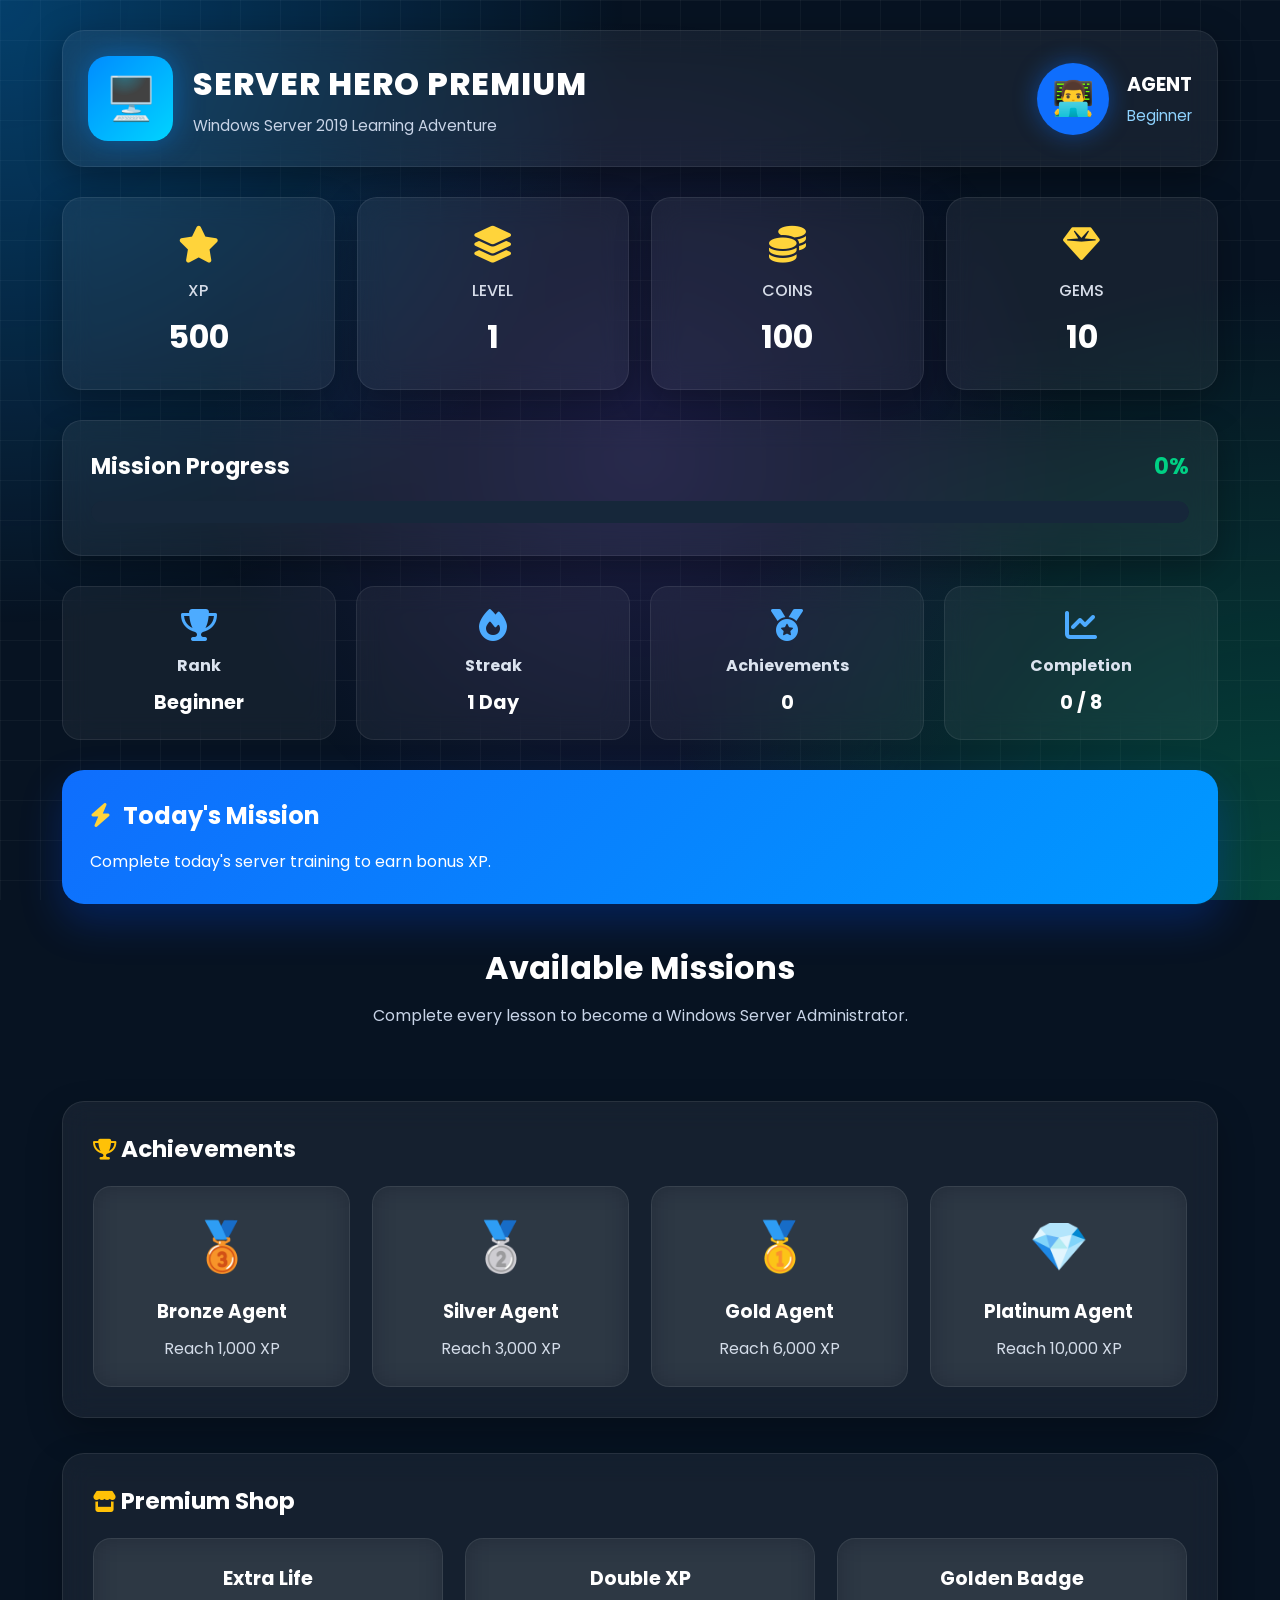
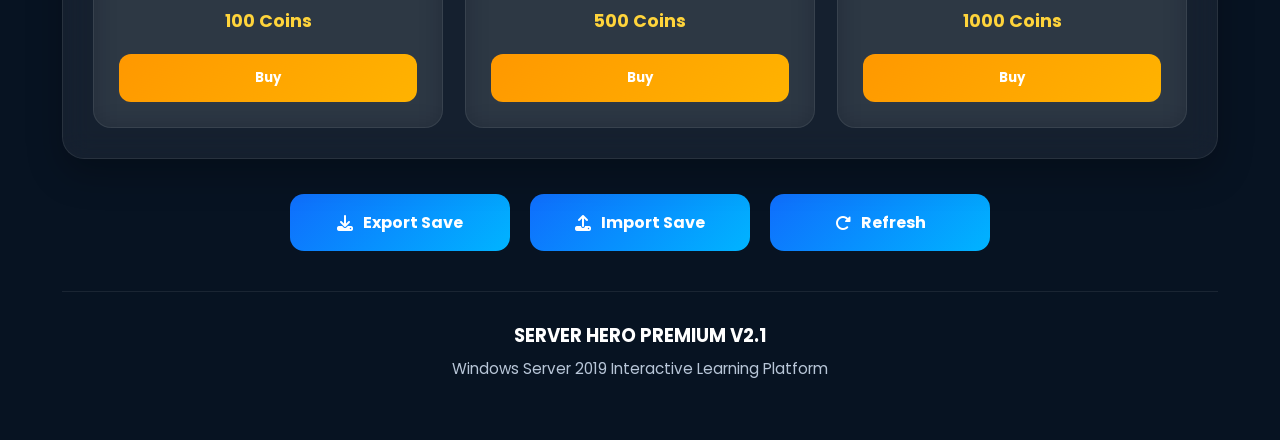
<file: index.html>
<!DOCTYPE html>
<html lang="en">

<head>

<meta charset="UTF-8">

<meta name="viewport"
content="width=device-width, initial-scale=1.0">

<title>SERVER HERO PREMIUM</title>

<link rel="stylesheet" href="style.css">

<link rel="preconnect"
href="https://fonts.googleapis.com">

<link rel="preconnect"
href="https://fonts.gstatic.com"
crossorigin>

<link href="https://fonts.googleapis.com/css2?family=Poppins:wght@300;400;500;600;700;800&display=swap"
rel="stylesheet">

<link rel="stylesheet"
href="https://cdnjs.cloudflare.com/ajax/libs/font-awesome/6.5.2/css/all.min.css">

</head>

<body>

<div class="background-grid"></div>

<div class="background-glow"></div>

<div class="dashboard">

<!-- ========================================= -->
<!-- HEADER -->
<!-- ========================================= -->

<header class="top-header">

<div class="logo-area">

<div class="logo-icon">

🖥️

</div>

<div>

<h1>

SERVER HERO PREMIUM

</h1>

<p>

Windows Server 2019 Learning Adventure

</p>

</div>

</div>

<div class="player-profile">

<div class="avatar">

👨‍💻

</div>

<div>

<h2>

AGENT

</h2>

<p id="rank">

Beginner

</p>

</div>

</div>

</header>

<!-- ========================================= -->
<!-- PLAYER PANEL -->
<!-- ========================================= -->

<section class="player-panel">

<div class="stat-card">

<i class="fa-solid fa-star"></i>

<h3>

XP

</h3>

<h2 id="xp">

500

</h2>

</div>

<div class="stat-card">

<i class="fa-solid fa-layer-group"></i>

<h3>

LEVEL

</h3>

<h2 id="level">

1

</h2>

</div>

<div class="stat-card">

<i class="fa-solid fa-coins"></i>

<h3>

COINS

</h3>

<h2 id="coins">

100

</h2>

</div>

<div class="stat-card">

<i class="fa-solid fa-gem"></i>

<h3>

GEMS

</h3>

<h2 id="gems">

10

</h2>

</div>

</section>

<!-- ========================================= -->
<!-- PROGRESS -->
<!-- ========================================= -->

<section class="progress-section">

<div class="progress-header">

<h2>

Mission Progress

</h2>

<h2 id="percent">

0%

</h2>

</div>

<progress
id="progress"
value="0"
max="100">

</progress>

</section>

<!-- ========================================= -->
<!-- QUICK STATS -->
<!-- ========================================= -->

<section class="quick-stats">

<div class="quick-card">

<i class="fa-solid fa-trophy"></i>

<h3>

Rank

</h3>

<p id="rankText">

Beginner

</p>

</div>

<div class="quick-card">

<i class="fa-solid fa-fire"></i>

<h3>

Streak

</h3>

<p id="streak">

1 Day

</p>

</div>

<div class="quick-card">

<i class="fa-solid fa-medal"></i>

<h3>

Achievements

</h3>

<p id="achievementCount">

0

</p>

</div>

<div class="quick-card">

<i class="fa-solid fa-chart-line"></i>

<h3>

Completion

</h3>

<p id="completion">

0 / 8

</p>

</div>

</section>

<!-- ========================================= -->
<!-- DAILY CHALLENGE -->
<!-- ========================================= -->

<section class="daily-box">

<div class="daily-title">

<i class="fa-solid fa-bolt"></i>

<h2>

Today's Mission

</h2>

</div>

<p id="dailyMission">

Complete today's server training to earn bonus XP.

</p>

</section>

<!-- ========================================= -->
<!-- MISSION TITLE -->
<!-- ========================================= -->

<section class="mission-title">

<h2>

Available Missions

</h2>

<p>

Complete every lesson to become a Windows Server Administrator.

</p>

</section>

<!-- ========================================= -->
<!-- MISSION CONTAINER -->
<!-- ========================================= -->

<section
id="missions"
class="mission-grid">

<!-- Generated by app.js -->

</section> 

<!-- ========================================= -->
<!-- ACHIEVEMENT PANEL -->
<!-- ========================================= -->

<section class="achievement-panel">

    <div class="panel-header">

        <h2>

            <i class="fa-solid fa-trophy"></i>

            Achievements

        </h2>

    </div>

    <div class="achievement-grid">

        <div class="achievement-card">

            <div class="achievement-icon">
                🥉
            </div>

            <h3>Bronze Agent</h3>

            <p>Reach 1,000 XP</p>

        </div>

        <div class="achievement-card">

            <div class="achievement-icon">
                🥈
            </div>

            <h3>Silver Agent</h3>

            <p>Reach 3,000 XP</p>

        </div>

        <div class="achievement-card">

            <div class="achievement-icon">
                🥇
            </div>

            <h3>Gold Agent</h3>

            <p>Reach 6,000 XP</p>

        </div>

        <div class="achievement-card">

            <div class="achievement-icon">
                💎
            </div>

            <h3>Platinum Agent</h3>

            <p>Reach 10,000 XP</p>

        </div>

    </div>

</section>

<!-- ========================================= -->
<!-- SHOP -->
<!-- ========================================= -->

<section class="shop-section">

    <div class="panel-header">

        <h2>

            <i class="fa-solid fa-store"></i>

            Premium Shop

        </h2>

    </div>

    <div class="shop-grid">

        <div class="shop-card">

            <h3>Extra Life</h3>

            <p>100 Coins</p>

            <button onclick="buyItem(1)">

                Buy

            </button>

        </div>

        <div class="shop-card">

            <h3>Double XP</h3>

            <p>500 Coins</p>

            <button onclick="buyItem(2)">

                Buy

            </button>

        </div>

        <div class="shop-card">

            <h3>Golden Badge</h3>

            <p>1000 Coins</p>

            <button onclick="buyItem(3)">

                Buy

            </button>

        </div>

    </div>

</section>

<!-- ========================================= -->
<!-- PLAYER MENU -->
<!-- ========================================= -->

<section class="menu-panel">

    <button onclick="exportSave()">

        <i class="fa-solid fa-download"></i>

        Export Save

    </button>

    <button onclick="importSave()">

        <i class="fa-solid fa-upload"></i>

        Import Save

    </button>

    <button onclick="location.reload()">

        <i class="fa-solid fa-rotate-right"></i>

        Refresh

    </button>

</section>

<!-- ========================================= -->
<!-- FOOTER -->
<!-- ========================================= -->

<footer>

    <p>

        SERVER HERO PREMIUM V2.1

    </p>

    <p>

        Windows Server 2019 Interactive Learning Platform

    </p>

</footer>

</div>

<script src="missions.js"></script>
<script src="app.js"></script>

</body>

</html>
</file>
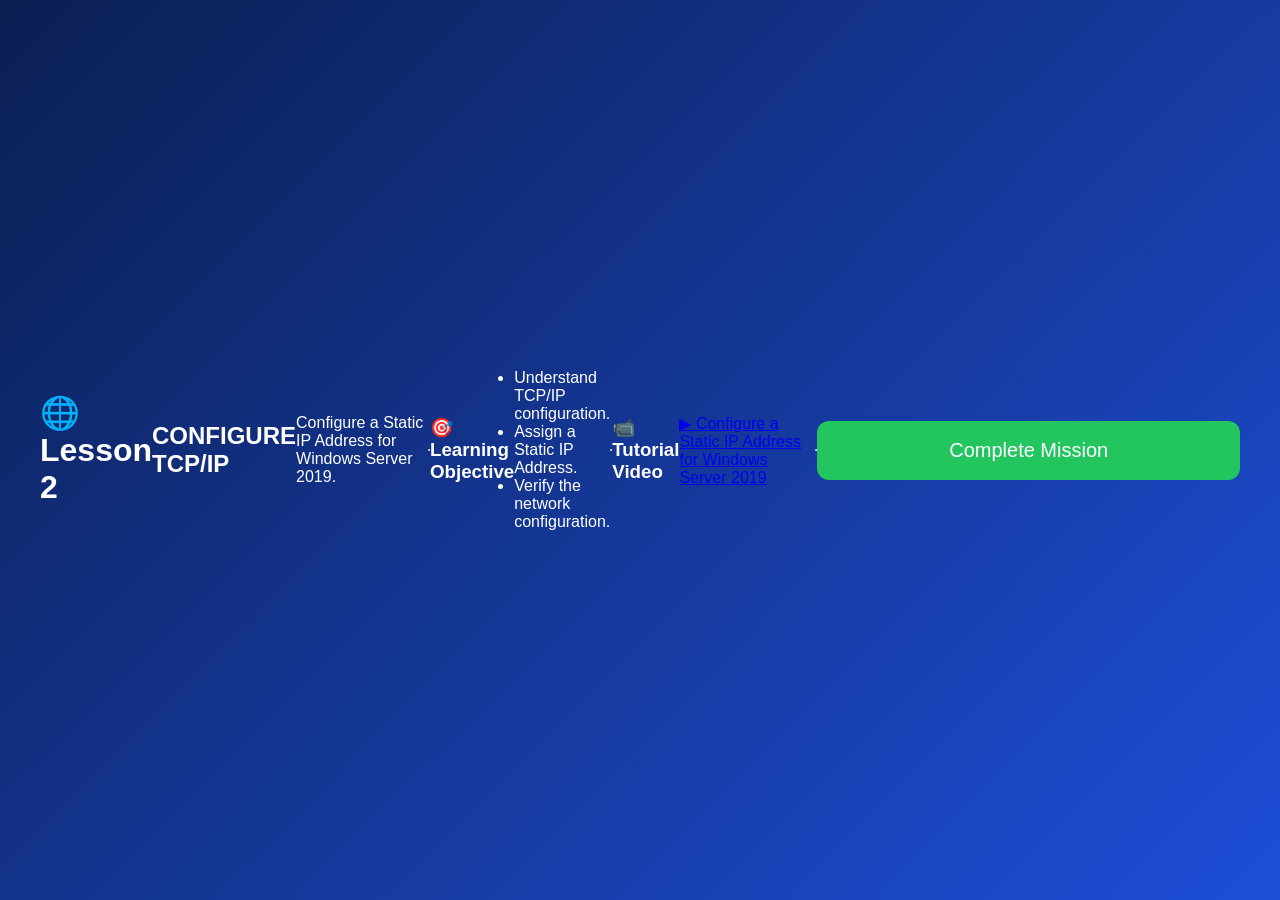
<file: lesson2.html>
<!DOCTYPE html>
<html lang="en">

<head>
    <meta charset="UTF-8">
    <meta name="viewport" content="width=device-width, initial-scale=1.0">
    <title>Lesson 2 - Configure TCP/IP</title>

    <link rel="stylesheet" href="lesson2.css">
</head>

<body>

<h1>🌐 Lesson 2</h1>

<h2>CONFIGURE TCP/IP</h2>

<p>
Configure a Static IP Address for Windows Server 2019.
</p>

<hr>

<h3>🎯 Learning Objective</h3>

<ul>
    <li>Understand TCP/IP configuration.</li>
    <li>Assign a Static IP Address.</li>
    <li>Verify the network configuration.</li>

</ul>

<hr>

<h3>📹 Tutorial Video</h3>

<a href="https://www.youtube.com/watch?v=VXxH4n684HE"
   target="_blank"
   class="video-btn">
   ▶ Configure a Static IP Address for Windows Server 2019
</a>

<hr>

<button id="completeBtn">
Complete Mission
</button>

<script src="lesson2.js"></script>

</body>

</html>
</file>
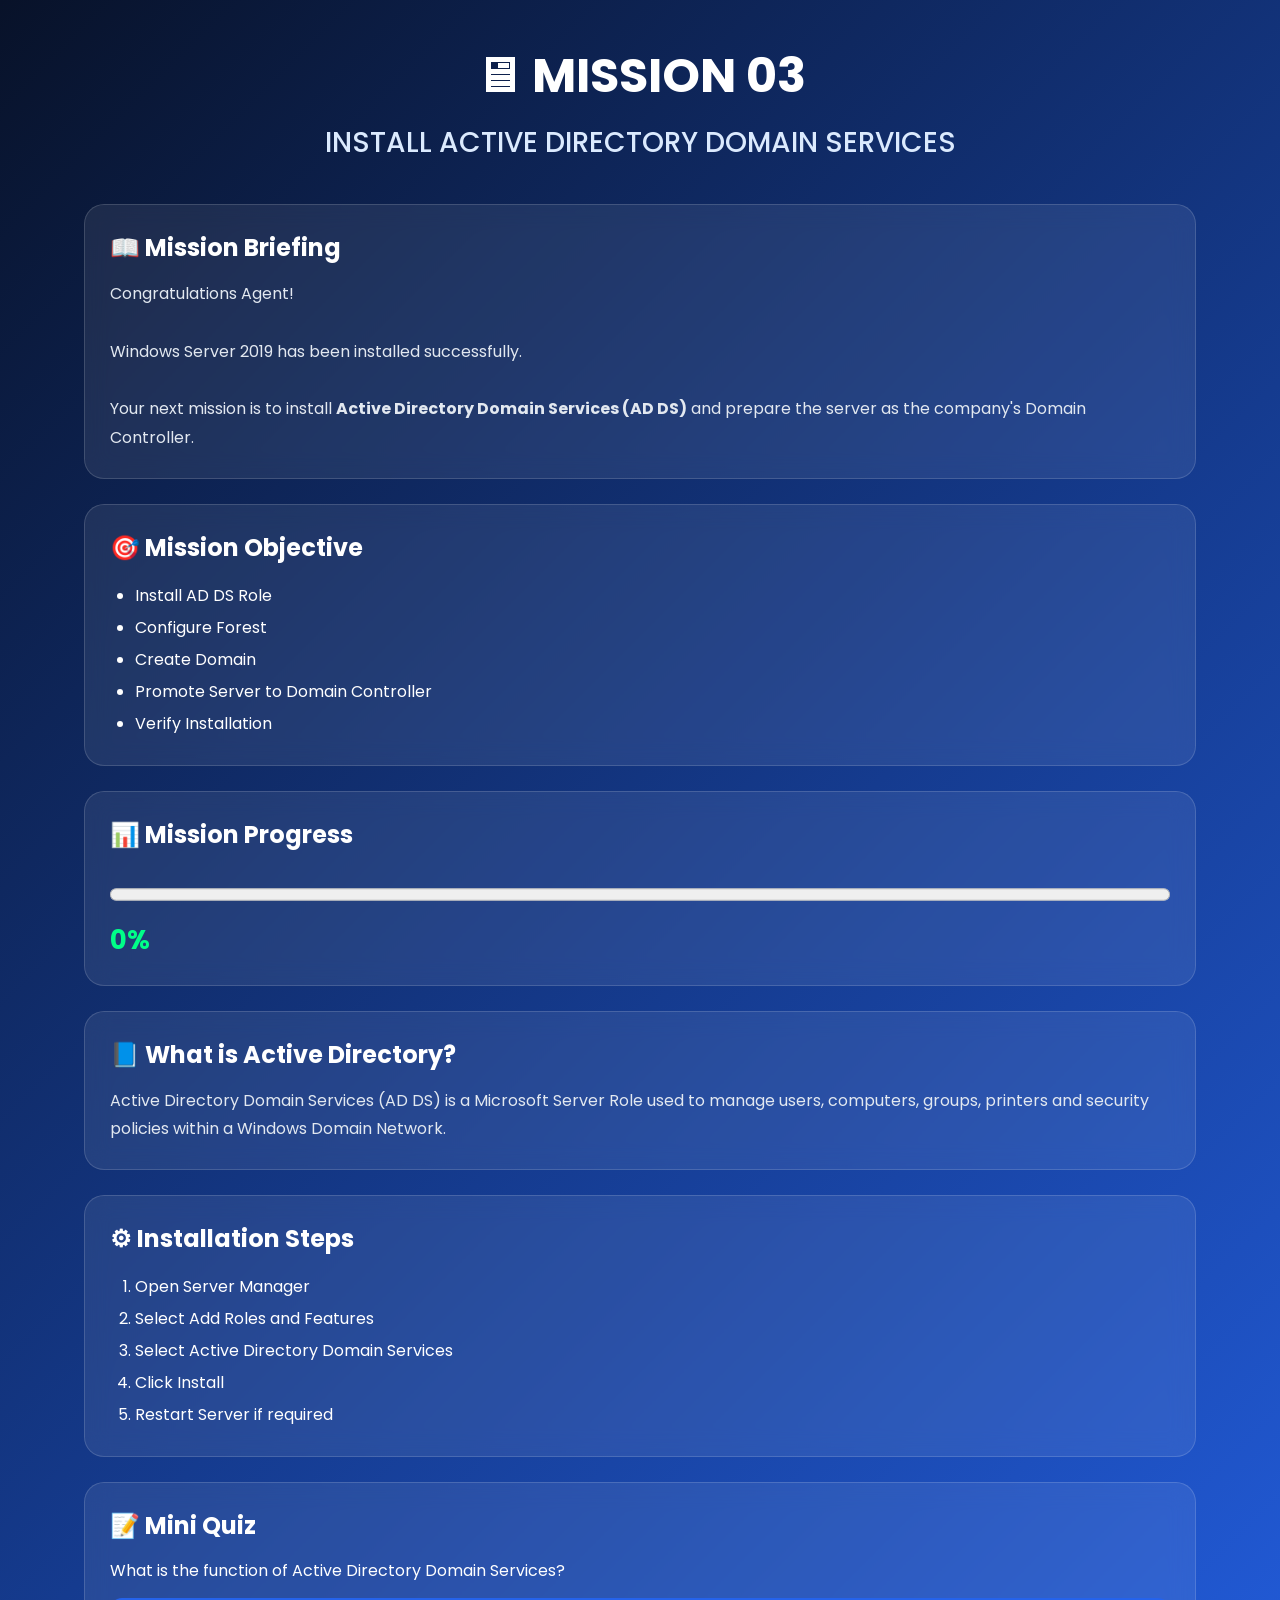
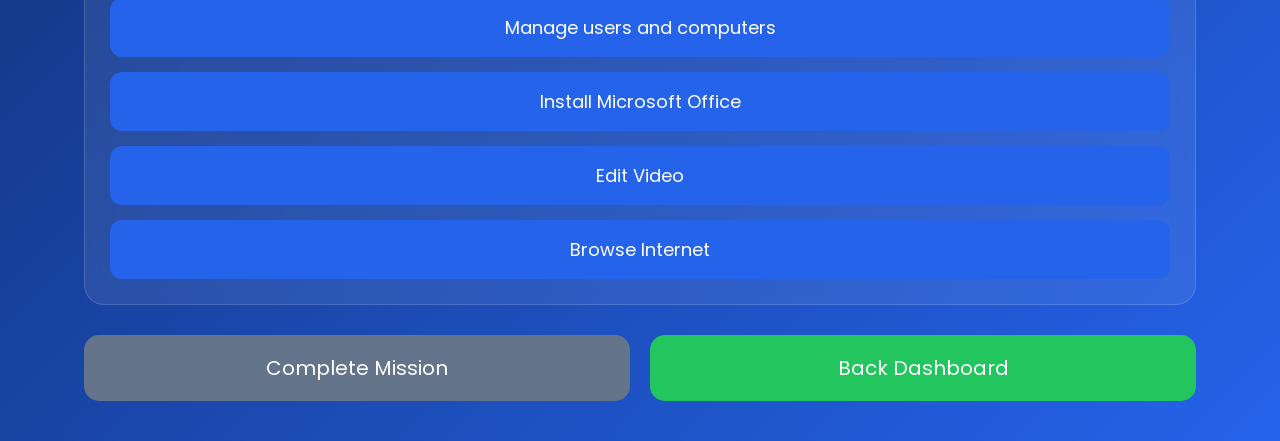
<file: lesson3.html>
<!DOCTYPE html>
<html lang="en">

<head>

    <meta charset="UTF-8">

    <meta name="viewport" content="width=device-width, initial-scale=1.0">

    <title>Mission 3 - Install Active Directory</title>

    <link rel="stylesheet" href="lesson3.css">

    <link rel="preconnect" href="https://fonts.googleapis.com">

    <link rel="preconnect" href="https://fonts.gstatic.com" crossorigin>

    <link href="https://fonts.googleapis.com/css2?family=Poppins:wght@300;400;600;700&display=swap" rel="stylesheet">

</head>

<body>

<div class="container">

    <!-- HEADER -->

    <header>

        <h1>🖥 MISSION 03</h1>

        <h2>INSTALL ACTIVE DIRECTORY DOMAIN SERVICES</h2>

    </header>

    <!-- STORY -->

    <section class="story">

        <h2>📖 Mission Briefing</h2>

        <p>

            Congratulations Agent!

            <br><br>

            Windows Server 2019 has been installed successfully.

            <br><br>

            Your next mission is to install
            <strong>Active Directory Domain Services (AD DS)</strong>
            and prepare the server as the company's Domain Controller.

        </p>

    </section>

    <!-- OBJECTIVE -->

    <section class="objective">

        <h2>🎯 Mission Objective</h2>

        <ul>

            <li>Install AD DS Role</li>

            <li>Configure Forest</li>

            <li>Create Domain</li>

            <li>Promote Server to Domain Controller</li>

            <li>Verify Installation</li>

        </ul>

    </section>

    <!-- PROGRESS -->

    <section class="progress-box">

        <h2>📊 Mission Progress</h2>

        <progress
            id="missionProgress"
            value="0"
            max="100">
        </progress>

        <h3 id="progressText">0%</h3>

    </section>

    <!-- LEARNING -->

    <section class="lesson">

        <h2>📘 What is Active Directory?</h2>

        <p>

            Active Directory Domain Services (AD DS) is a Microsoft Server Role
            used to manage users, computers, groups, printers and security
            policies within a Windows Domain Network.

        </p> 

    </section>

    <!-- INSTALLATION -->

    <section class="lesson">

        <h2>⚙ Installation Steps</h2>

        <ol>

            <li>Open Server Manager</li>

            <li>Select Add Roles and Features</li>

            <li>Select Active Directory Domain Services</li>

            <li>Click Install</li>

            <li>Restart Server if required</li>

        </ol>

    </section>

    <!-- QUIZ -->

    <section class="quiz">

        <h2>📝 Mini Quiz</h2>

        <p>

            What is the function of Active Directory Domain Services?

        </p>

        <button onclick="answer(true)">
            Manage users and computers
        </button>

        <button onclick="answer(false)">
            Install Microsoft Office
        </button>

        <button onclick="answer(false)">
            Edit Video
        </button>

        <button onclick="answer(false)">
            Browse Internet
        </button>

    </section>

    <!-- RESULT -->

    <section
        id="result"
        class="result">

    </section>

    <!-- BUTTON -->

    <div class="buttons">

        <button
            id="completeBtn"
            onclick="completeMission()"
            disabled>

            Complete Mission

        </button>

        <button
            onclick="window.location.href='index.html'">

            Back Dashboard

        </button>

    </div>

</div>

<script src="lesson3.js"></script>

</body>

</html>
</file>
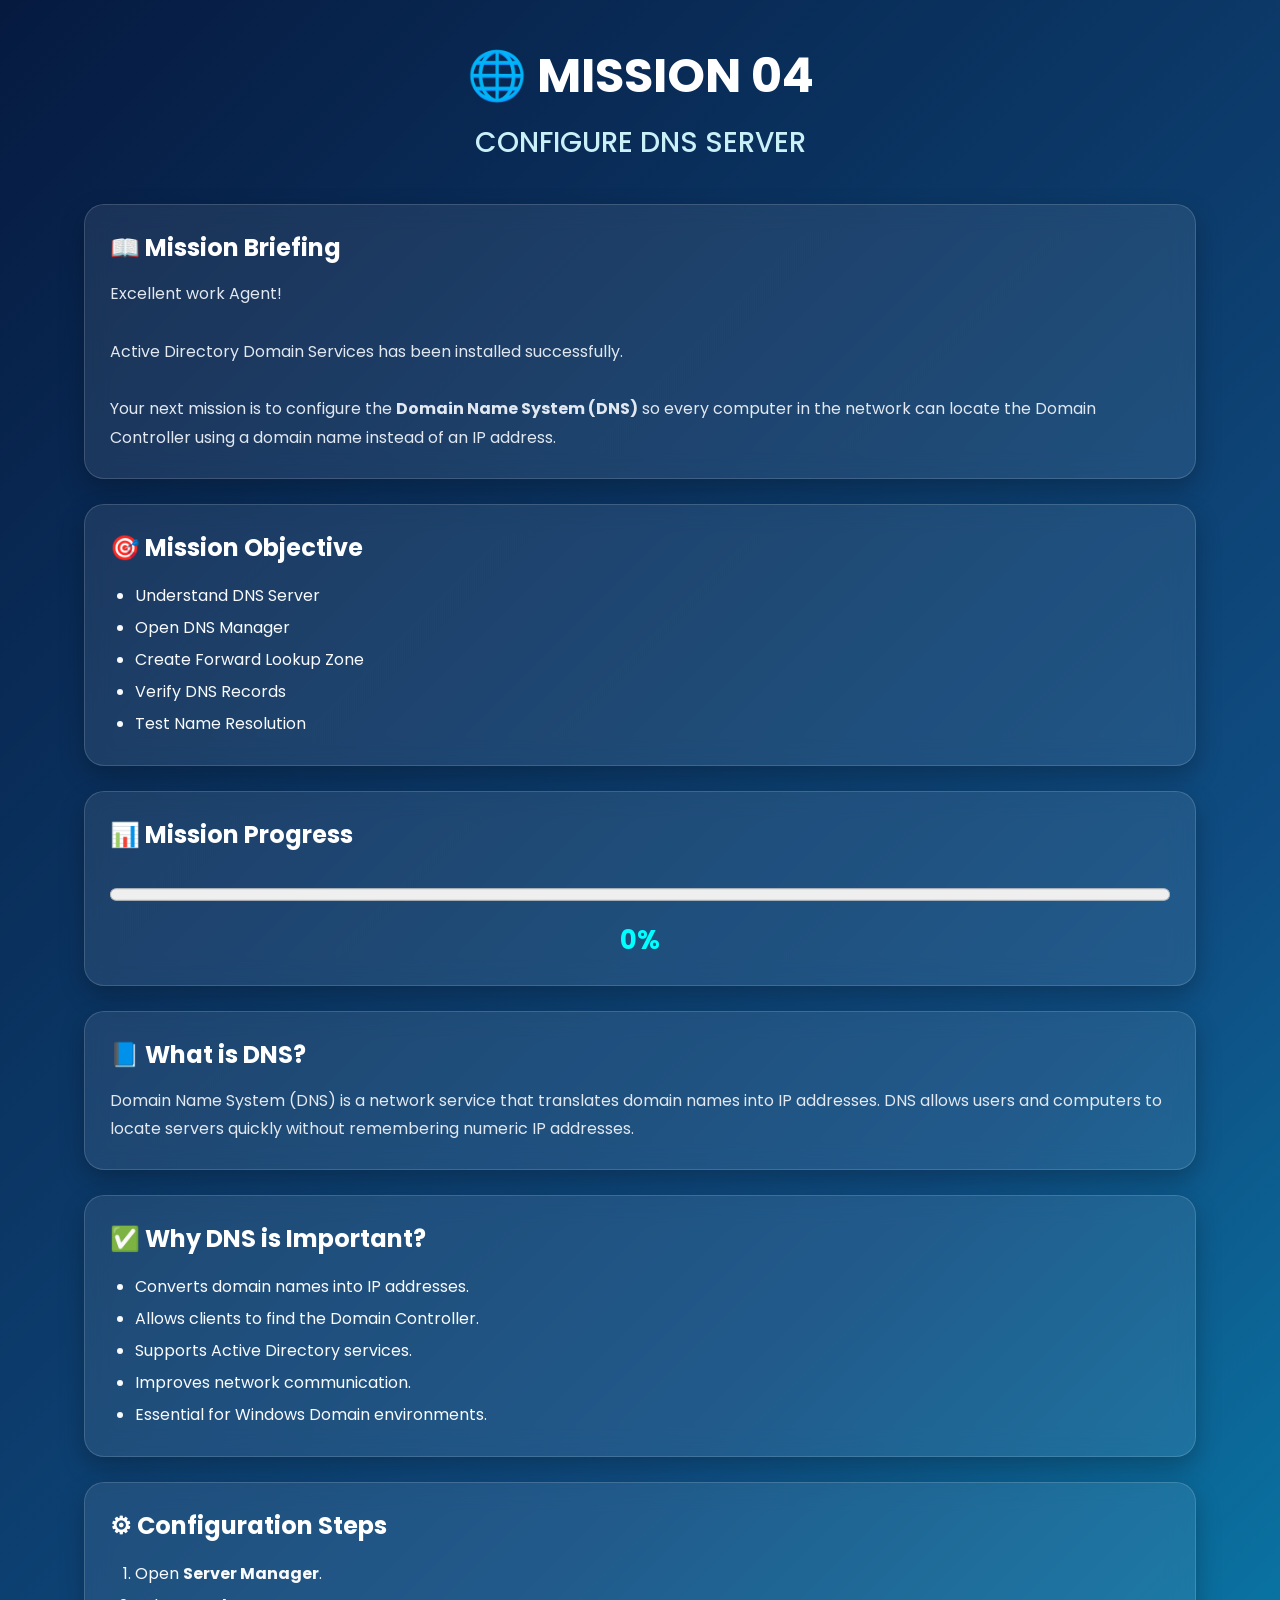
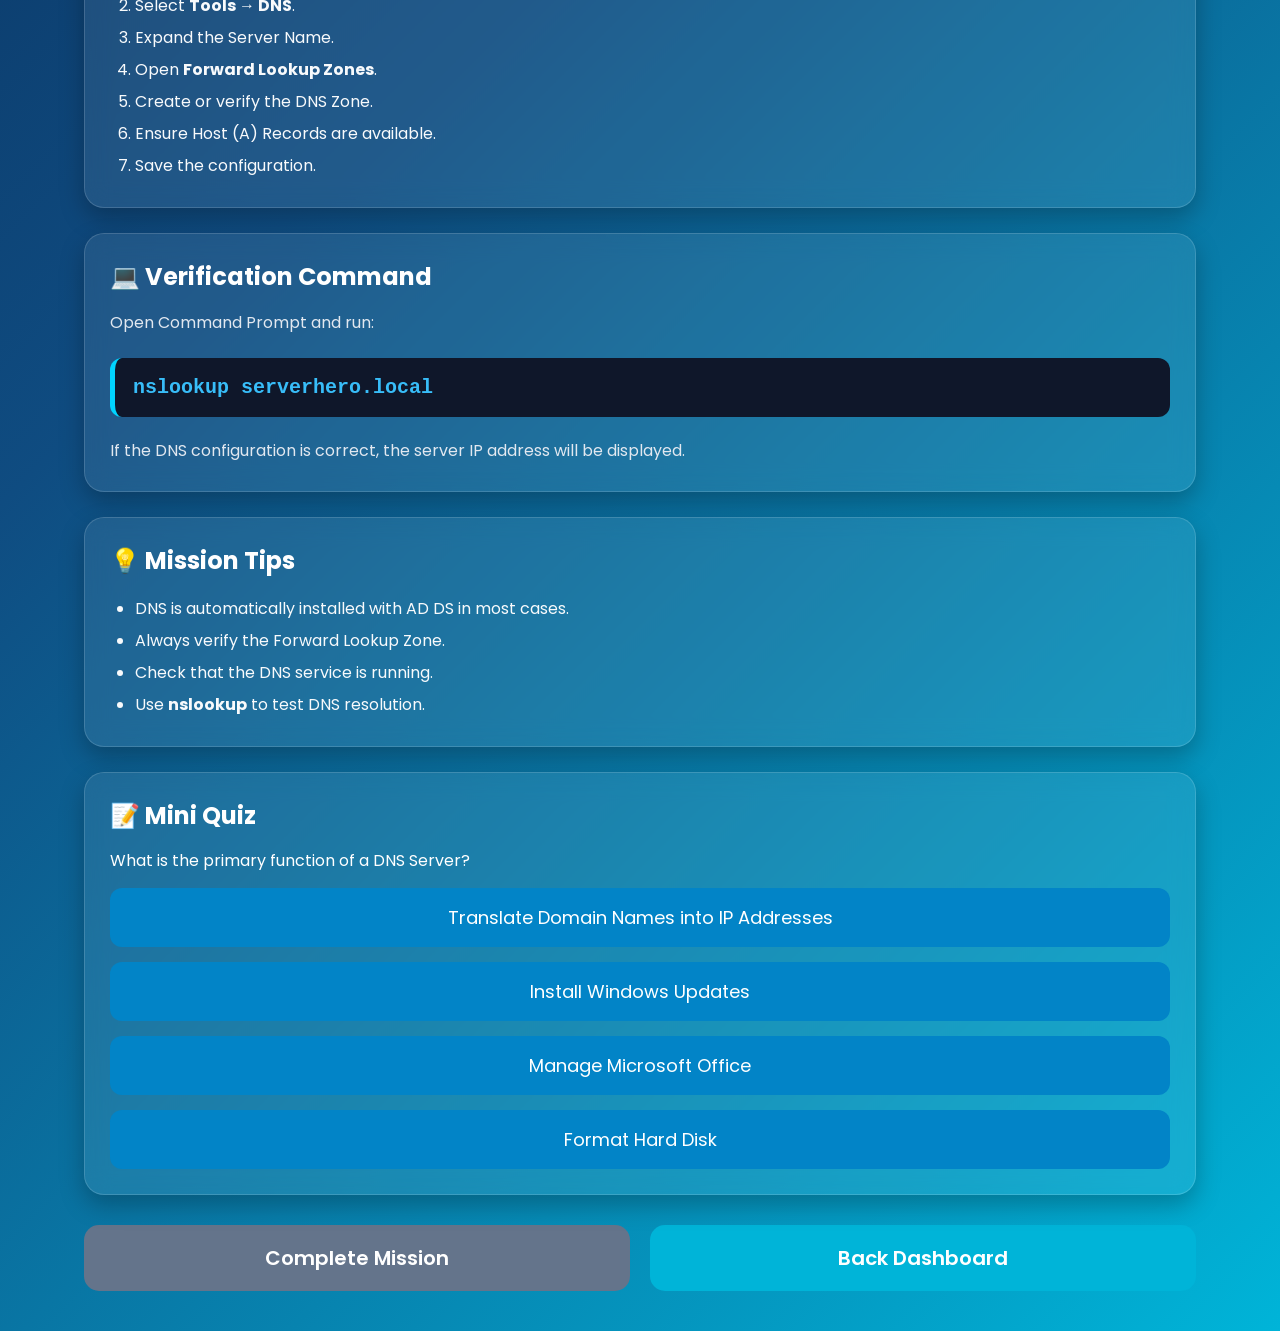
<file: lesson4.html>
<!DOCTYPE html>
<html lang="en">

<head>

    <meta charset="UTF-8">

    <meta name="viewport" content="width=device-width, initial-scale=1.0">

    <title>Mission 4 - Configure DNS Server</title>

    <link rel="stylesheet" href="lesson4.css">

    <link rel="preconnect" href="https://fonts.googleapis.com">

    <link rel="preconnect" href="https://fonts.gstatic.com" crossorigin>

    <link href="https://fonts.googleapis.com/css2?family=Poppins:wght@300;400;600;700&display=swap" rel="stylesheet">

</head>

<body>

<div class="container">

    <!-- HEADER -->

    <header>

        <h1>🌐 MISSION 04</h1>

        <h2>CONFIGURE DNS SERVER</h2>

    </header>

    <!-- STORY -->

    <section class="story">

        <h2>📖 Mission Briefing</h2>

        <p>

            Excellent work Agent!

            <br><br>

            Active Directory Domain Services has been installed successfully.

            <br><br>

            Your next mission is to configure the
            <strong>Domain Name System (DNS)</strong>
            so every computer in the network can locate the Domain Controller
            using a domain name instead of an IP address.

        </p>

    </section>

    <!-- OBJECTIVE -->

    <section class="objective">

        <h2>🎯 Mission Objective</h2>

        <ul>

            <li>Understand DNS Server</li>

            <li>Open DNS Manager</li>

            <li>Create Forward Lookup Zone</li>

            <li>Verify DNS Records</li>

            <li>Test Name Resolution</li>

        </ul>

    </section>

    <!-- PROGRESS -->

    <section class="progress-box">

        <h2>📊 Mission Progress</h2>

        <progress
            id="missionProgress"
            value="0"
            max="100">
        </progress>

        <h3 id="progressText">0%</h3>

    </section>

    <!-- LEARNING -->

    <section class="lesson">

        <h2>📘 What is DNS?</h2>

        <p>

            Domain Name System (DNS) is a network service that translates
            domain names into IP addresses. DNS allows users and computers
            to locate servers quickly without remembering numeric IP addresses.

        </p>

    </section>

    <!-- BENEFITS -->

    <section class="lesson">

        <h2>✅ Why DNS is Important?</h2>

        <ul>

            <li>Converts domain names into IP addresses.</li>

            <li>Allows clients to find the Domain Controller.</li>

            <li>Supports Active Directory services.</li>

            <li>Improves network communication.</li>

            <li>Essential for Windows Domain environments.</li>

        </ul>

    </section>

    <!-- INSTALLATION -->

    <section class="lesson">

        <h2>⚙ Configuration Steps</h2>

        <ol>

            <li>Open <strong>Server Manager</strong>.</li>

            <li>Select <strong>Tools → DNS</strong>.</li>

            <li>Expand the Server Name.</li>

            <li>Open <strong>Forward Lookup Zones</strong>.</li>

            <li>Create or verify the DNS Zone.</li>

            <li>Ensure Host (A) Records are available.</li>

            <li>Save the configuration.</li>

        </ol>

    </section>

    <!-- COMMAND -->

    <section class="lesson">

        <h2>💻 Verification Command</h2>

        <p>

            Open Command Prompt and run:

        </p>

        <div class="code-box">

            nslookup serverhero.local

        </div>

        <p>

            If the DNS configuration is correct, the server IP address
            will be displayed.

        </p>

    </section>

    <!-- TIPS -->

    <section class="lesson">

        <h2>💡 Mission Tips</h2>

        <ul>

            <li>DNS is automatically installed with AD DS in most cases.</li>

            <li>Always verify the Forward Lookup Zone.</li>

            <li>Check that the DNS service is running.</li>

            <li>Use <strong>nslookup</strong> to test DNS resolution.</li>

        </ul>

    </section>

    <!-- QUIZ -->

    <section class="quiz">

        <h2>📝 Mini Quiz</h2>

        <p>

            What is the primary function of a DNS Server?

        </p>

        <button onclick="answer(true)">
            Translate Domain Names into IP Addresses
        </button>

        <button onclick="answer(false)">
            Install Windows Updates
        </button>

        <button onclick="answer(false)">
            Manage Microsoft Office
        </button>

        <button onclick="answer(false)">
            Format Hard Disk
        </button>

    </section>

    <!-- RESULT -->

    <section
        id="result"
        class="result">

    </section>

    <!-- BUTTON -->

    <div class="buttons">

        <button
            id="completeBtn"
            onclick="completeMission()"
            disabled>

            Complete Mission

        </button>

        <button
            onclick="window.location.href='index.html'">

            Back Dashboard

        </button>

    </div>

</div>

<script src="lesson4.js"></script>

</body>

</html>
</file>
<file: style.css>
/* ==========================================================
   SERVER HERO PREMIUM V2.1
   style.css
   PART 1
========================================================== */

/* ==========================================================
   GOOGLE FONT
========================================================== */

@import url('https://fonts.googleapis.com/css2?family=Poppins:wght@300;400;500;600;700;800&display=swap');


/* ==========================================================
   RESET
========================================================== */

*{

    margin:0;

    padding:0;

    box-sizing:border-box;

    font-family:"Poppins",sans-serif;

}

html{

    scroll-behavior:smooth;

}

body{

    background:#071322;

    color:#ffffff;

    overflow-x:hidden;

    min-height:100vh;

    position:relative;

}


/* ==========================================================
   BACKGROUND
========================================================== */

.background-grid{

    position:fixed;

    inset:0;

    z-index:-2;

    background-image:

    linear-gradient(rgba(255,255,255,.04) 1px,transparent 1px),

    linear-gradient(90deg,rgba(255,255,255,.04) 1px,transparent 1px);

    background-size:40px 40px;

}

.background-glow{

    position:fixed;

    inset:0;

    z-index:-1;

    background:

    radial-gradient(circle at top left,#0099ff55,transparent 40%),

    radial-gradient(circle at bottom right,#00d08444,transparent 40%),

    radial-gradient(circle at center,#6f42c133,transparent 55%);

}


/* ==========================================================
   DASHBOARD
========================================================== */

.dashboard{

    width:95%;

    max-width:1500px;

    margin:auto;

    padding:30px;

}


/* ==========================================================
   HEADER
========================================================== */

.top-header{

    display:flex;

    justify-content:space-between;

    align-items:center;

    gap:20px;

    padding:25px;

    border-radius:22px;

    background:rgba(255,255,255,.06);

    backdrop-filter:blur(16px);

    border:1px solid rgba(255,255,255,.08);

    box-shadow:

    0 10px 35px rgba(0,0,0,.35);

    margin-bottom:30px;

}

.logo-area{

    display:flex;

    align-items:center;

    gap:20px;

}

.logo-icon{

    width:85px;

    height:85px;

    border-radius:20px;

    display:flex;

    align-items:center;

    justify-content:center;

    font-size:42px;

    background:linear-gradient(

    135deg,

    #008cff,

    #00d4ff

    );

    box-shadow:

    0 0 30px rgba(0,140,255,.45);

}

.logo-area h1{

    font-size:2rem;

    font-weight:800;

    letter-spacing:1px;

}

.logo-area p{

    margin-top:6px;

    color:#c8d4e7;

    font-size:.95rem;

}


/* ==========================================================
   PLAYER PROFILE
========================================================== */

.player-profile{

    display:flex;

    align-items:center;

    gap:18px;

}

.avatar{

    width:72px;

    height:72px;

    border-radius:50%;

    display:flex;

    align-items:center;

    justify-content:center;

    background:#0f6efd;

    font-size:34px;

    box-shadow:

    0 0 25px rgba(15,110,253,.45);

}

.player-profile h2{

    font-size:1.2rem;

    font-weight:700;

}

.player-profile p{

    margin-top:5px;

    color:#8fd3ff;

    font-size:.95rem;

}


/* ==========================================================
   SECTION TITLE
========================================================== */

.panel-header{

    display:flex;

    align-items:center;

    gap:10px;

    margin-bottom:20px;

}

.panel-header h2{

    font-size:1.45rem;

    font-weight:700;

}

.panel-header i{

    color:#ffc107;

    font-size:1.3rem;

}


/* ==========================================================
   DEFAULT SECTION
========================================================== */

section{

    margin-bottom:30px;

}


/* ==========================================================
   BUTTON
========================================================== */

button{

    border:none;

    outline:none;

    cursor:pointer;

    transition:.30s;

    border-radius:12px;

    font-weight:600;

}

button:hover{

    transform:translateY(-3px);

}


/* ==========================================================
   SCROLLBAR
========================================================== */

::-webkit-scrollbar{

    width:10px;

}

::-webkit-scrollbar-track{

    background:#081420;

}

::-webkit-scrollbar-thumb{

    background:#0f6efd;

    border-radius:20px;

}

::-webkit-scrollbar-thumb:hover{

    background:#3a8dff;

} 

/* ==========================================================
   STYLE.CSS
   PART 2
   PLAYER PANEL • PROGRESS • QUICK STATS
========================================================== */


/* ==========================================================
   PLAYER PANEL
========================================================== */

.player-panel{

    display:grid;

    grid-template-columns:repeat(4,1fr);

    gap:22px;

    margin-bottom:30px;

}

.stat-card{

    background:rgba(255,255,255,.06);

    border:1px solid rgba(255,255,255,.08);

    backdrop-filter:blur(15px);

    border-radius:20px;

    padding:28px;

    text-align:center;

    transition:.35s;

    box-shadow:0 12px 35px rgba(0,0,0,.25);

}

.stat-card:hover{

    transform:translateY(-8px);

    box-shadow:0 20px 45px rgba(0,140,255,.25);

}

.stat-card i{

    font-size:2.3rem;

    color:#ffd43b;

    margin-bottom:15px;

}

.stat-card h3{

    font-size:1rem;

    color:#d6dce8;

    margin-bottom:10px;

    font-weight:500;

}

.stat-card h2{

    font-size:2rem;

    color:#ffffff;

    font-weight:700;

}


/* ==========================================================
   PROGRESS
========================================================== */

.progress-section{

    background:rgba(255,255,255,.06);

    border-radius:20px;

    padding:28px;

    backdrop-filter:blur(15px);

    border:1px solid rgba(255,255,255,.08);

    box-shadow:0 12px 30px rgba(0,0,0,.25);

}

.progress-header{

    display:flex;

    justify-content:space-between;

    align-items:center;

    margin-bottom:18px;

}

.progress-header h2{

    font-size:1.4rem;

    font-weight:700;

}

#percent{

    color:#00d084;

    font-weight:700;

}

progress{

    width:100%;

    height:22px;

    border:none;

    border-radius:20px;

    overflow:hidden;

}

progress::-webkit-progress-bar{

    background:#16273a;

    border-radius:20px;

}

progress::-webkit-progress-value{

    background:linear-gradient(

        90deg,

        #00c6ff,

        #0072ff

    );

    border-radius:20px;

}


/* ==========================================================
   QUICK STATS
========================================================== */

.quick-stats{

    display:grid;

    grid-template-columns:repeat(4,1fr);

    gap:20px;

}

.quick-card{

    background:rgba(255,255,255,.05);

    border-radius:18px;

    padding:22px;

    text-align:center;

    border:1px solid rgba(255,255,255,.08);

    transition:.35s;

}

.quick-card:hover{

    transform:translateY(-6px);

    background:rgba(255,255,255,.08);

}

.quick-card i{

    font-size:2rem;

    color:#4dabff;

    margin-bottom:12px;

}

.quick-card h3{

    font-size:1rem;

    margin-bottom:10px;

    color:#dbe3ef;

}

.quick-card p{

    font-size:1.2rem;

    font-weight:700;

    color:#ffffff;

}


/* ==========================================================
   DAILY MISSION
========================================================== */

.daily-box{

    background:linear-gradient(

        135deg,

        #0f6efd,

        #0099ff

    );

    border-radius:22px;

    padding:28px;

    box-shadow:0 18px 40px rgba(0,80,255,.25);

}

.daily-title{

    display:flex;

    align-items:center;

    gap:12px;

    margin-bottom:15px;

}

.daily-title i{

    font-size:1.5rem;

    color:#ffd43b;

}

.daily-title h2{

    font-size:1.5rem;

}

#dailyMission{

    font-size:1rem;

    line-height:1.8;

}


/* ==========================================================
   MISSION TITLE
========================================================== */

.mission-title{

    text-align:center;

    margin-top:40px;

    margin-bottom:30px;

}

.mission-title h2{

    font-size:2rem;

    font-weight:700;

    margin-bottom:10px;

}

.mission-title p{

    color:#c8d4e7;

    max-width:800px;

    margin:auto;

    line-height:1.8;

} 

/* ==========================================================
   STYLE.CSS
   PART 3
   MISSION GRID • MISSION CARD • BUTTON
========================================================== */


/* ==========================================================
   MISSION GRID
========================================================== */

.mission-grid{

    display:grid;

    grid-template-columns:repeat(auto-fit,minmax(320px,1fr));

    gap:25px;

    margin-top:20px;

    margin-bottom:40px;

}


/* ==========================================================
   MISSION CARD
========================================================== */

.mission-card{

    position:relative;

    overflow:hidden;

    background:rgba(255,255,255,.06);

    border:1px solid rgba(255,255,255,.08);

    border-radius:22px;

    padding:28px;

    backdrop-filter:blur(16px);

    transition:.35s;

    box-shadow:0 15px 35px rgba(0,0,0,.25);

}

.mission-card:hover{

    transform:translateY(-10px);

    box-shadow:0 20px 45px rgba(0,140,255,.28);

}


/* ==========================================================
   TOP GLOW
========================================================== */

.mission-card::before{

    content:"";

    position:absolute;

    left:0;

    top:0;

    width:100%;

    height:6px;

    background:linear-gradient(

        90deg,

        #00d4ff,

        #0f6efd,

        #6f42c1

    );

}


/* ==========================================================
   HEADER
========================================================== */

.mission-header{

    display:flex;

    justify-content:space-between;

    align-items:center;

    gap:10px;

    margin-bottom:18px;

}

.mission-header h2{

    font-size:1.35rem;

    font-weight:700;

    color:#ffffff;

}


/* ==========================================================
   XP BADGE
========================================================== */

.badge{

    background:#0f6efd;

    color:#ffffff;

    padding:8px 14px;

    border-radius:50px;

    font-size:.85rem;

    font-weight:700;

    box-shadow:0 0 15px rgba(15,110,253,.35);

}


/* ==========================================================
   DESCRIPTION
========================================================== */

.mission-card p{

    color:#d8e2ef;

    line-height:1.8;

    margin-bottom:25px;

}


/* ==========================================================
   FOOTER
========================================================== */

.mission-footer{

    display:flex;

    justify-content:flex-end;

}


/* ==========================================================
   BUTTON
========================================================== */

.mission-card button{

    width:100%;

    padding:14px;

    border:none;

    border-radius:12px;

    font-size:1rem;

    font-weight:700;

    cursor:pointer;

    color:#ffffff;

    background:linear-gradient(

        135deg,

        #0f6efd,

        #00b4ff

    );

    transition:.30s;

}

.mission-card button:hover{

    transform:translateY(-3px);

    box-shadow:0 12px 28px rgba(0,140,255,.35);

}


/* ==========================================================
   LOCKED
========================================================== */

.mission-card.locked{

    opacity:.55;

    filter:grayscale(1);

}

.mission-card.locked::after{

    content:"🔒 LOCKED";

    position:absolute;

    top:18px;

    right:18px;

    background:#dc3545;

    color:#ffffff;

    padding:6px 12px;

    border-radius:30px;

    font-size:.75rem;

    font-weight:700;

}

.mission-card.locked button{

    background:#5c6675;

    cursor:not-allowed;

}

.mission-card.locked button:hover{

    transform:none;

    box-shadow:none;

}


/* ==========================================================
   COMPLETED
========================================================== */

.mission-card.completed{

    border:2px solid #00d084;

}

.mission-card.completed::after{

    content:"✔ COMPLETED";

    position:absolute;

    top:18px;

    right:18px;

    background:#00b96b;

    color:#ffffff;

    padding:6px 12px;

    border-radius:30px;

    font-size:.75rem;

    font-weight:700;

}

.mission-card.completed button{

    background:linear-gradient(

        135deg,

        #00b96b,

        #00d084

    );

}


/* ==========================================================
   SMALL ANIMATION
========================================================== */

@keyframes cardFloat{

    0%{

        transform:translateY(0);

    }

    50%{

        transform:translateY(-4px);

    }

    100%{

        transform:translateY(0);

    }

}

.mission-card:hover .badge{

    animation:cardFloat .8s infinite;

}

/* ==========================================================
   STYLE.CSS
   PART 4
   ACHIEVEMENT • SHOP • MENU • FOOTER
========================================================== */


/* ==========================================================
   ACHIEVEMENT PANEL
========================================================== */

.achievement-panel{

    background:rgba(255,255,255,.06);

    border:1px solid rgba(255,255,255,.08);

    backdrop-filter:blur(16px);

    border-radius:22px;

    padding:30px;

    margin-bottom:35px;

    box-shadow:0 15px 35px rgba(0,0,0,.25);

}

.achievement-grid{

    display:grid;

    grid-template-columns:repeat(auto-fit,minmax(220px,1fr));

    gap:22px;

}

.achievement-card{

    background:rgba(255,255,255,.05);

    border:1px solid rgba(255,255,255,.08);

    border-radius:18px;

    padding:24px;

    text-align:center;

    transition:.35s;

}

.achievement-card:hover{

    transform:translateY(-8px);

    border-color:#ffd43b;

    box-shadow:0 18px 35px rgba(255,212,59,.20);

}

.achievement-icon{

    font-size:3rem;

    margin-bottom:15px;

}

.achievement-card h3{

    font-size:1.15rem;

    margin-bottom:10px;

}

.achievement-card p{

    color:#d4dde9;

    line-height:1.7;

}


/* ==========================================================
   SHOP
========================================================== */

.shop-section{

    background:rgba(255,255,255,.06);

    border:1px solid rgba(255,255,255,.08);

    backdrop-filter:blur(16px);

    border-radius:22px;

    padding:30px;

    margin-bottom:35px;

    box-shadow:0 15px 35px rgba(0,0,0,.25);

}

.shop-grid{

    display:grid;

    grid-template-columns:repeat(auto-fit,minmax(250px,1fr));

    gap:22px;

}

.shop-card{

    background:rgba(255,255,255,.05);

    border-radius:18px;

    border:1px solid rgba(255,255,255,.08);

    padding:25px;

    text-align:center;

    transition:.35s;

}

.shop-card:hover{

    transform:translateY(-8px);

    box-shadow:0 18px 35px rgba(0,140,255,.20);

}

.shop-card h3{

    font-size:1.2rem;

    margin-bottom:15px;

}

.shop-card p{

    color:#ffd43b;

    font-size:1.1rem;

    font-weight:700;

    margin-bottom:20px;

}

.shop-card button{

    width:100%;

    padding:14px;

    background:linear-gradient(

        135deg,

        #ff9800,

        #ffb300

    );

    color:#fff;

    border:none;

    border-radius:12px;

    font-weight:700;

    transition:.3s;

}

.shop-card button:hover{

    transform:translateY(-3px);

    box-shadow:0 12px 25px rgba(255,179,0,.30);

}


/* ==========================================================
   MENU PANEL
========================================================== */

.menu-panel{

    display:flex;

    justify-content:center;

    align-items:center;

    gap:20px;

    flex-wrap:wrap;

    margin-bottom:40px;

}

.menu-panel button{

    min-width:220px;

    padding:16px 24px;

    background:linear-gradient(

        135deg,

        #0f6efd,

        #00b4ff

    );

    color:#ffffff;

    border:none;

    border-radius:14px;

    font-size:1rem;

    font-weight:700;

    display:flex;

    justify-content:center;

    align-items:center;

    gap:10px;

    transition:.30s;

}

.menu-panel button:hover{

    transform:translateY(-4px);

    box-shadow:0 15px 30px rgba(0,140,255,.30);

}

.menu-panel i{

    font-size:1rem;

}


/* ==========================================================
   FOOTER
========================================================== */

footer{

    margin-top:30px;

    text-align:center;

    padding:30px 20px;

    border-top:1px solid rgba(255,255,255,.08);

}

footer p:first-child{

    font-size:1.15rem;

    font-weight:700;

    color:#ffffff;

    margin-bottom:8px;

}

footer p:last-child{

    color:#b8c6d8;

    font-size:.95rem;

}


/* ==========================================================
   FADE ANIMATION
========================================================== */

@keyframes fadeInUp{

    from{

        opacity:0;

        transform:translateY(30px);

    }

    to{

        opacity:1;

        transform:translateY(0);

    }

}

.achievement-panel,
.shop-section,
.menu-panel,
footer{

    animation:fadeInUp .8s ease;

}

/* ==========================================================
   STYLE.CSS
   PART 5
   POPUP • TOAST • PARTICLE • ANIMATION
========================================================== */


/* ==========================================================
   REWARD POPUP
========================================================== */

.reward-popup{

    position:fixed;

    top:50%;

    left:50%;

    transform:translate(-50%,-50%) scale(.7);

    width:min(420px,90vw);

    padding:35px;

    text-align:center;

    border-radius:24px;

    background:rgba(12,22,38,.96);

    border:2px solid #00d084;

    box-shadow:0 20px 60px rgba(0,0,0,.45);

    opacity:0;

    visibility:hidden;

    transition:.35s;

    z-index:9999;

}

.reward-popup.show{

    opacity:1;

    visibility:visible;

    transform:translate(-50%,-50%) scale(1);

}

.reward-popup h2{

    color:#00d084;

    margin-bottom:20px;

    font-size:1.8rem;

}

.reward-popup p{

    margin:10px 0;

    font-size:1.15rem;

}


/* ==========================================================
   ACHIEVEMENT POPUP
========================================================== */

.achievement-popup{

    position:fixed;

    top:40px;

    right:40px;

    width:340px;

    max-width:90vw;

    padding:25px;

    border-radius:18px;

    background:#101f35;

    border-left:6px solid gold;

    box-shadow:0 15px 35px rgba(0,0,0,.35);

    opacity:0;

    transform:translateX(120%);

    transition:.35s;

    z-index:9998;

}

.achievement-popup.show{

    opacity:1;

    transform:translateX(0);

}

.achievement-popup h2{

    color:gold;

    margin-bottom:12px;

}

.achievement-popup h3{

    margin-bottom:10px;

}

.achievement-popup p{

    color:#d8e2ef;

}


/* ==========================================================
   DAILY BONUS
========================================================== */

.daily-popup{

    position:fixed;

    bottom:35px;

    left:35px;

    width:320px;

    max-width:90vw;

    padding:24px;

    border-radius:18px;

    background:#0f6efd;

    color:#fff;

    box-shadow:0 15px 35px rgba(15,110,253,.35);

    transform:translateY(150%);

    opacity:0;

    transition:.35s;

    z-index:9997;

}

.daily-popup.show{

    transform:translateY(0);

    opacity:1;

}

.daily-popup h2{

    margin-bottom:12px;

}

.daily-popup p{

    margin:8px 0;

}


/* ==========================================================
   TOAST
========================================================== */

.toast{

    position:fixed;

    top:30px;

    left:50%;

    transform:translateX(-50%) translateY(-100px);

    padding:16px 30px;

    border-radius:50px;

    font-weight:700;

    color:#fff;

    opacity:0;

    transition:.35s;

    z-index:99999;

    box-shadow:0 12px 25px rgba(0,0,0,.25);

}

.toast.show{

    transform:translateX(-50%) translateY(0);

    opacity:1;

}

.toast.success{

    background:#00b96b;

}

.toast.error{

    background:#dc3545;

}

.toast.info{

    background:#0f6efd;

}


/* ==========================================================
   LEVEL UP
========================================================== */

.level-up{

    position:fixed;

    inset:0;

    display:flex;

    flex-direction:column;

    justify-content:center;

    align-items:center;

    background:rgba(0,0,0,.75);

    opacity:0;

    visibility:hidden;

    transition:.35s;

    z-index:999999;

}

.level-up.show{

    opacity:1;

    visibility:visible;

}

.level-up h1{

    font-size:3rem;

    color:#ffd43b;

    margin-bottom:20px;

    animation:pulse 1s infinite;

}

.level-up h2{

    font-size:2rem;

    color:#fff;

}


/* ==========================================================
   PARTICLE
========================================================== */

.particle{

    position:fixed;

    width:10px;

    height:10px;

    border-radius:50%;

    background:#00d4ff;

    pointer-events:none;

    z-index:9990;

    animation:particleFloat linear forwards;

}


/* ==========================================================
   KEYFRAMES
========================================================== */

@keyframes pulse{

    0%{

        transform:scale(1);

    }

    50%{

        transform:scale(1.08);

    }

    100%{

        transform:scale(1);

    }

}

@keyframes particleFloat{

    from{

        transform:translateY(0) rotate(0deg);

        opacity:1;

    }

    to{

        transform:translateY(-120vh) rotate(720deg);

        opacity:0;

    }

}

/* ==========================================================
   SERVER HERO PREMIUM V2.1
   STYLE.CSS
   PART 6 (FINAL)
   RESPONSIVE • MOBILE • TABLET • iPAD
========================================================== */


/* ==========================================================
   LARGE TABLET
========================================================== */

@media (max-width:1200px){

    .player-panel{

        grid-template-columns:repeat(2,1fr);

    }

    .quick-stats{

        grid-template-columns:repeat(2,1fr);

    }

    .mission-grid{

        grid-template-columns:repeat(2,1fr);

    }

}


/* ==========================================================
   TABLET
========================================================== */

@media (max-width:992px){

    .dashboard{

        width:95%;

        padding:20px;

    }

    .top-header{

        flex-direction:column;

        text-align:center;

    }

    .logo-area{

        flex-direction:column;

    }

    .player-profile{

        flex-direction:column;

    }

    .achievement-grid{

        grid-template-columns:repeat(2,1fr);

    }

    .shop-grid{

        grid-template-columns:repeat(2,1fr);

    }

}


/* ==========================================================
   MOBILE
========================================================== */

@media (max-width:768px){

    .player-panel{

        grid-template-columns:1fr;

    }

    .quick-stats{

        grid-template-columns:1fr;

    }

    .mission-grid{

        grid-template-columns:1fr;

    }

    .achievement-grid{

        grid-template-columns:1fr;

    }

    .shop-grid{

        grid-template-columns:1fr;

    }

    .menu-panel{

        flex-direction:column;

    }

    .menu-panel button{

        width:100%;

    }

    .logo-area h1{

        font-size:1.5rem;

    }

    .mission-title h2{

        font-size:1.6rem;

    }

}


/* ==========================================================
   SMALL MOBILE
========================================================== */

@media (max-width:480px){

    .dashboard{

        padding:15px;

    }

    .top-header{

        padding:20px;

    }

    .logo-icon{

        width:65px;

        height:65px;

        font-size:30px;

    }

    .avatar{

        width:60px;

        height:60px;

        font-size:28px;

    }

    .stat-card{

        padding:20px;

    }

    .quick-card{

        padding:18px;

    }

    .mission-card{

        padding:22px;

    }

    .reward-popup,

    .achievement-popup,

    .daily-popup{

        width:90%;

        left:50%;

        right:auto;

        transform:translateX(-50%);

    }

    .achievement-popup.show{

        transform:translateX(-50%);

    }

}


/* ==========================================================
   SMOOTH ANIMATION
========================================================== */

.stat-card,
.quick-card,
.mission-card,
.achievement-card,
.shop-card,
.menu-panel button{

    transition:
        transform .3s ease,
        box-shadow .3s ease,
        background .3s ease;

}


/* ==========================================================
   GLASS EFFECT
========================================================== */

.stat-card,
.quick-card,
.mission-card,
.achievement-card,
.shop-card,
.progress-section,
.daily-box,
.achievement-panel,
.shop-section{

    backdrop-filter:blur(14px);

    -webkit-backdrop-filter:blur(14px);

}


/* ==========================================================
   SELECTION
========================================================== */

::selection{

    background:#0f6efd;

    color:#ffffff;

}


/* ==========================================================
   FOCUS
========================================================== */

button:focus{

    outline:2px solid #00d4ff;

    outline-offset:3px;

}


/* ==========================================================
   END OF FILE
========================================================== */
</file>
<file: lesson2.css>
*{
    margin:0;
    padding:0;
    box-sizing:border-box;
    font-family:Arial, Helvetica, sans-serif;
}

body{

    background:linear-gradient(135deg,#0b1f52,#1d4ed8);

    color:white;

    min-height:100vh;

    display:flex;

    justify-content:center;

    align-items:center;

    padding:40px;

}

.lesson{

    width:900px;

    background:rgba(255,255,255,0.08);

    border-radius:20px;

    padding:40px;

    backdrop-filter:blur(8px);

    box-shadow:0 0 20px rgba(0,0,0,.3);

}

.lesson h1{

    text-align:center;

    margin-bottom:10px;

}

.lesson h2{

    text-align:center;

    color:#4ade80;

    margin-bottom:30px;

}

.video,
.notes{

    background:rgba(255,255,255,.08);

    padding:20px;

    border-radius:15px;

    margin-bottom:25px;

}

.notes ul{

    margin-left:20px;

    line-height:2;

}

button{

    width:100%;

    padding:18px;

    border:none;

    border-radius:12px;

    background:#22c55e;

    color:white;

    font-size:20px;

    cursor:pointer;

    transition:.3s;

}

button:hover{

    background:#16a34a;

} 

<h3>📹 Tutorial Video</h3>

<a href="https://www.youtube.com/watch?v=VXxH4n684HE"
   target="_blank"
   class="video-btn">
   ▶ Watch Windows Server 2019 Tutorial
</a>

<h3>📹 Tutorial Video</h3>

<a href="https://www.youtube.com/watch?v=VXxH4n684HE"
   target="_blank"
   class="video-btn">
   ▶ Watch Windows Server 2019 Tutorial
</a>

.video-btn{
    display:inline-block;
    margin:20px 0;
    padding:18px 35px;
    background:#ff3b30;
    color:white;
    text-decoration:none;
    border-radius:12px;
    font-size:22px;
    font-weight:bold;
    transition:.3s;
}

.video-btn:hover{
    background:#d92c20;
    transform:scale(1.05);
}
</file>
<file: lesson3.css>
*{
    margin:0;
    padding:0;
    box-sizing:border-box;
    font-family:'Poppins',sans-serif;
}

body{

    background:linear-gradient(135deg,#081229,#153b8f,#2563eb);

    color:white;

    min-height:100vh;

}

.container{

    width:90%;

    max-width:1200px;

    margin:auto;

    padding:40px 20px;

}

header{

    text-align:center;

    margin-bottom:40px;

}

header h1{

    font-size:48px;

    margin-bottom:10px;

}

header h2{

    font-size:28px;

    font-weight:500;

    color:#dbeafe;

}

.story,
.objective,
.progress-box,
.lesson,
.quiz,
.result{

    background:rgba(255,255,255,.08);

    backdrop-filter:blur(12px);

    border:1px solid rgba(255,255,255,.15);

    border-radius:20px;

    padding:25px;

    margin-bottom:25px;

}

.story h2,
.objective h2,
.progress-box h2,
.lesson h2,
.quiz h2{

    margin-bottom:15px;

    color:#ffffff;

}

.story p,
.lesson p{

    line-height:1.8;

    color:#e2e8f0;

}

.objective ul,
.lesson ol{

    margin-left:25px;

    line-height:2;

}

progress{

    width:100%;

    height:25px;

    margin-top:15px;

}

#progressText{

    margin-top:10px;

    color:#00ff88;

    font-size:26px;

    font-weight:bold;

}

.quiz button{

    display:block;

    width:100%;

    margin-top:15px;

    padding:16px;

    border:none;

    border-radius:12px;

    cursor:pointer;

    background:#2563eb;

    color:white;

    font-size:18px;

    transition:.3s;

}

.quiz button:hover{

    background:#22c55e;

    transform:translateY(-3px);

}

.buttons{

    display:flex;

    gap:20px;

    margin-top:30px;

}

.buttons button{

    flex:1;

    padding:18px;

    border:none;

    border-radius:15px;

    background:#22c55e;

    color:white;

    font-size:20px;

    cursor:pointer;

    transition:.3s;

}

.buttons button:hover{

    transform:translateY(-4px);

    background:#16a34a;

}

.buttons button:disabled{

    background:#64748b;

    cursor:not-allowed;

}

.result{

    display:none;

    text-align:center;

    font-size:24px;

    font-weight:bold;

}

.success{

    display:block;

    border:2px solid #22c55e;

    color:#22c55e;

}

.fail{

    display:block;

    border:2px solid #ef4444;

    color:#ef4444;

}

@media(max-width:768px){

header h1{

font-size:34px;

}

header h2{

font-size:20px;

}

.buttons{

flex-direction:column;

}

}
</file>
<file: lesson4.css>
/* ======================================
   SERVER HERO V2
   LESSON 4
   CONFIGURE DNS SERVER
====================================== */

*{
    margin:0;
    padding:0;
    box-sizing:border-box;
    font-family:'Poppins',sans-serif;
}

body{

    background:linear-gradient(135deg,#061a40,#0f4c81,#00b4d8);

    color:white;

    min-height:100vh;

}

.container{

    width:90%;

    max-width:1200px;

    margin:auto;

    padding:40px 20px;

}

header{

    text-align:center;

    margin-bottom:40px;

}

header h1{

    font-size:48px;

    margin-bottom:10px;

    color:#ffffff;

}

header h2{

    font-size:28px;

    font-weight:500;

    color:#caf0f8;

}

/* ============================= */
/* CARD */
/* ============================= */

.story,
.objective,
.progress-box,
.lesson,
.quiz,
.result{

    background:rgba(255,255,255,.08);

    backdrop-filter:blur(12px);

    border:1px solid rgba(255,255,255,.15);

    border-radius:20px;

    padding:25px;

    margin-bottom:25px;

    box-shadow:0 10px 25px rgba(0,0,0,.25);

}

.story h2,
.objective h2,
.progress-box h2,
.lesson h2,
.quiz h2{

    margin-bottom:15px;

    color:#ffffff;

}

.story p,
.lesson p{

    line-height:1.8;

    color:#e2e8f0;

}

.objective ul,
.lesson ul,
.lesson ol{

    margin-left:25px;

    line-height:2;

    color:#f8fafc;

}

/* ============================= */
/* CODE BOX */
/* ============================= */

.code-box{

    margin:20px 0;

    padding:18px;

    background:#0f172a;

    color:#38bdf8;

    border-left:5px solid #00d4ff;

    border-radius:12px;

    font-size:20px;

    font-weight:bold;

    font-family:Consolas,monospace;

    overflow-x:auto;

}

/* ============================= */
/* PROGRESS */
/* ============================= */

progress{

    width:100%;

    height:25px;

    margin-top:15px;

}

progress::-webkit-progress-bar{

    background:#334155;

    border-radius:20px;

}

progress::-webkit-progress-value{

    background:#00d4ff;

    border-radius:20px;

}

#progressText{

    margin-top:10px;

    color:#00ffff;

    font-size:26px;

    font-weight:bold;

    text-align:center;

}

/* ============================= */
/* QUIZ */
/* ============================= */

.quiz button{

    display:block;

    width:100%;

    margin-top:15px;

    padding:16px;

    border:none;

    border-radius:12px;

    cursor:pointer;

    background:#0284c7;

    color:white;

    font-size:18px;

    transition:.3s;

}

.quiz button:hover{

    background:#06b6d4;

    transform:translateY(-3px);

}

.quiz button:disabled{

    background:#64748b;

    cursor:not-allowed;

}

/* ============================= */
/* BUTTONS */
/* ============================= */

.buttons{

    display:flex;

    gap:20px;

    margin-top:30px;

}

.buttons button{

    flex:1;

    padding:18px;

    border:none;

    border-radius:15px;

    background:#00b4d8;

    color:white;

    font-size:20px;

    font-weight:600;

    cursor:pointer;

    transition:.3s;

}

.buttons button:hover{

    transform:translateY(-4px);

    background:#0096c7;

}

.buttons button:disabled{

    background:#64748b;

    cursor:not-allowed;

}

/* ============================= */
/* RESULT */
/* ============================= */

.result{

    display:none;

    text-align:center;

    font-size:24px;

    font-weight:bold;

}

.success{

    display:block;

    border:2px solid #22c55e;

    color:#22c55e;

}

.fail{

    display:block;

    border:2px solid #ef4444;

    color:#ef4444;

}

/* ============================= */
/* RESPONSIVE */
/* ============================= */

@media(max-width:768px){

header h1{

font-size:34px;

}

header h2{

font-size:20px;

}

.story,
.objective,
.progress-box,
.lesson,
.quiz,
.result{

padding:20px;

}

.code-box{

font-size:16px;

}

.buttons{

flex-direction:column;

}

.buttons button{

font-size:18px;

}

}
</file>
